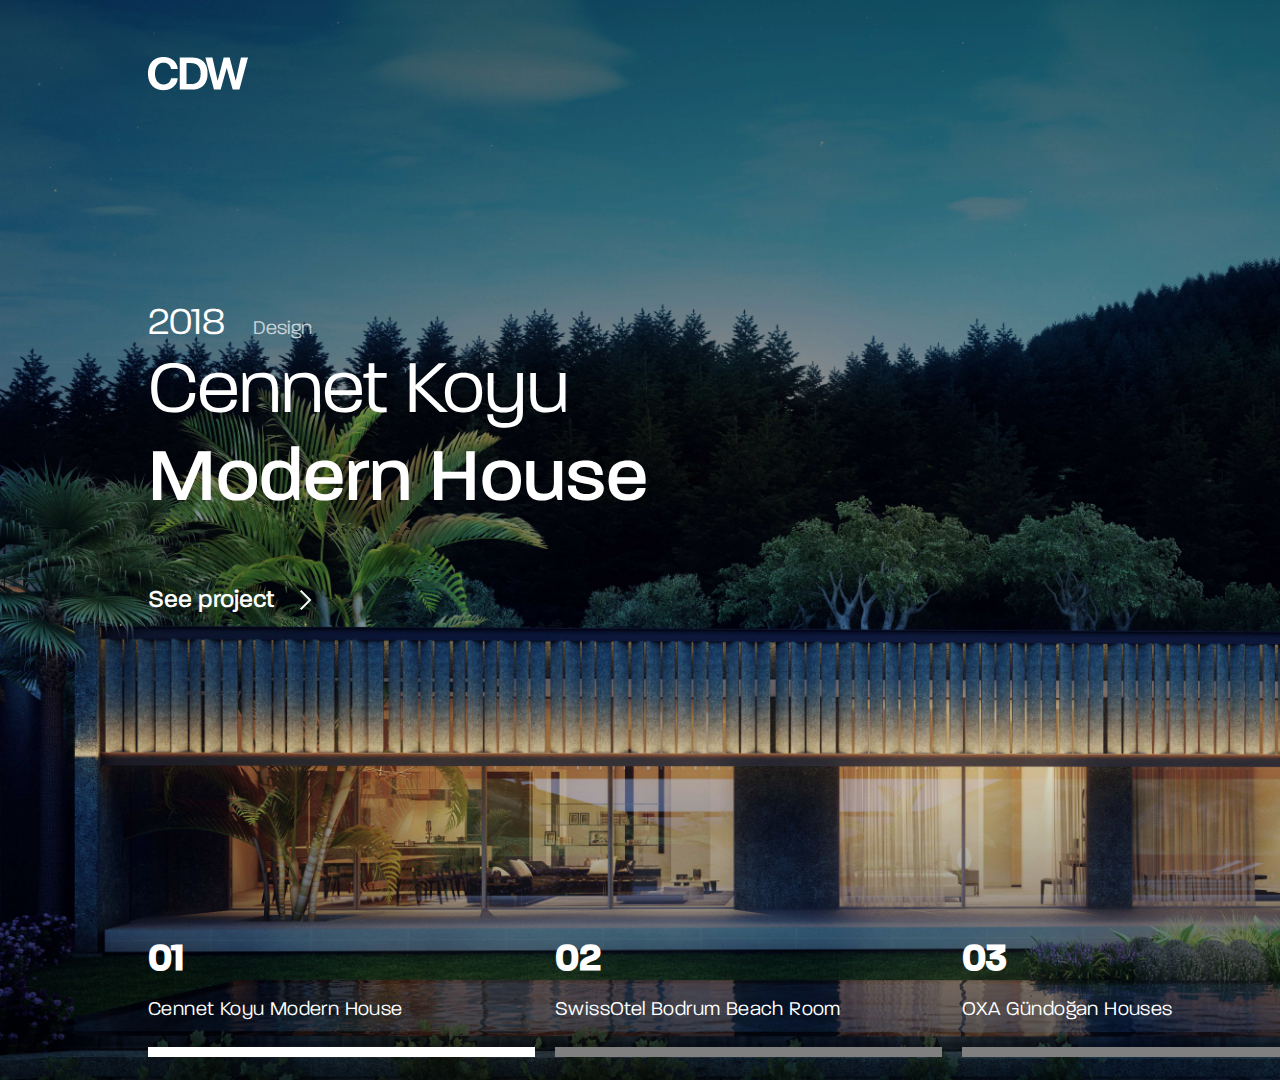
<file: Bigcrunch Task/index.html>
<!DOCTYPE html>
<html lang="en">
  <head>
    <meta charset="UTF-8" />
    <meta http-equiv="X-UA-Compatible" content="IE=edge" />
    <meta name="viewport" content="width=device-width, initial-scale=1.0" />
    <title>Document</title>
    <link rel="stylesheet" href="style.css" />
    <script type="text/javascript" src="script.js"></script>
  </head>
  <body>
    <div class="midline">
      <div class="header">
        <div class="logo"><img src="logo.png" alt="" /></div>
        <div class="hamburger" onclick="menuButtonClicked()">
          <img src="hamburger.png" alt="" />
        </div>
      </div>

      <div class="content">
        <div>
          <div class="years">2018</div>
          <div class="design">Design</div>
        </div>
        <div>
          <div class="title-1">Cennet Koyu</div>
          <div class="title-2">Modern House</div>
        </div>
        <div class="projects">
          See project <img src="arrow-right.png" alt="" />
        </div>
      </div>
      <div class="footer">
        <div class="footer-tabs page-one" onclick="pageOneClicked()">
          <div class="footer-number">01</div>
          <div class="footer-title">Cennet Koyu Modern House</div>
        </div>
        <div class="footer-tabs page-two" onclick="pageTwoClicked()">
          <div class="footer-number">02</div>
          <div class="footer-title">SwissOtel Bodrum Beach Room</div>
        </div>
        <div class="footer-tabs page-three" onclick="pageThreeClicked()">
          <div class="footer-number">03</div>
          <div class="footer-title">OXA Gündoğan Houses</div>
        </div>
        <div class="footer-tabs page-four" onclick="pageFourClicked()">
          <div class="footer-number">04</div>
          <div class="footer-title">Cennet Koyu Stone House</div>
        </div>
      </div>
    </div>
    <div class="right-side-menu">
      <div class="right-side-head">
        <div class="close-button" onclick="closeButtonClicked()">
          <img src="close.png" alt="" />
        </div>
      </div>
      <div class="right-side-content">
        <ul>
          <li>Home</li>
          <li>About Us</li>
          <li>Projects</li>
          <li>Contact</li>
        </ul>
      </div>
      <div class="right-side-footer">
        <div><img src="facebook.png" alt="" srcset="" /></div>
        <div><img src="instagram.png" alt="" srcset="" /></div>
        <div><img src="twitter.png" alt="" srcset="" /></div>
        <div><img src="youtube.png" alt="" srcset="" /></div>
      </div>
    </div>
  </body>
</html>
</file>
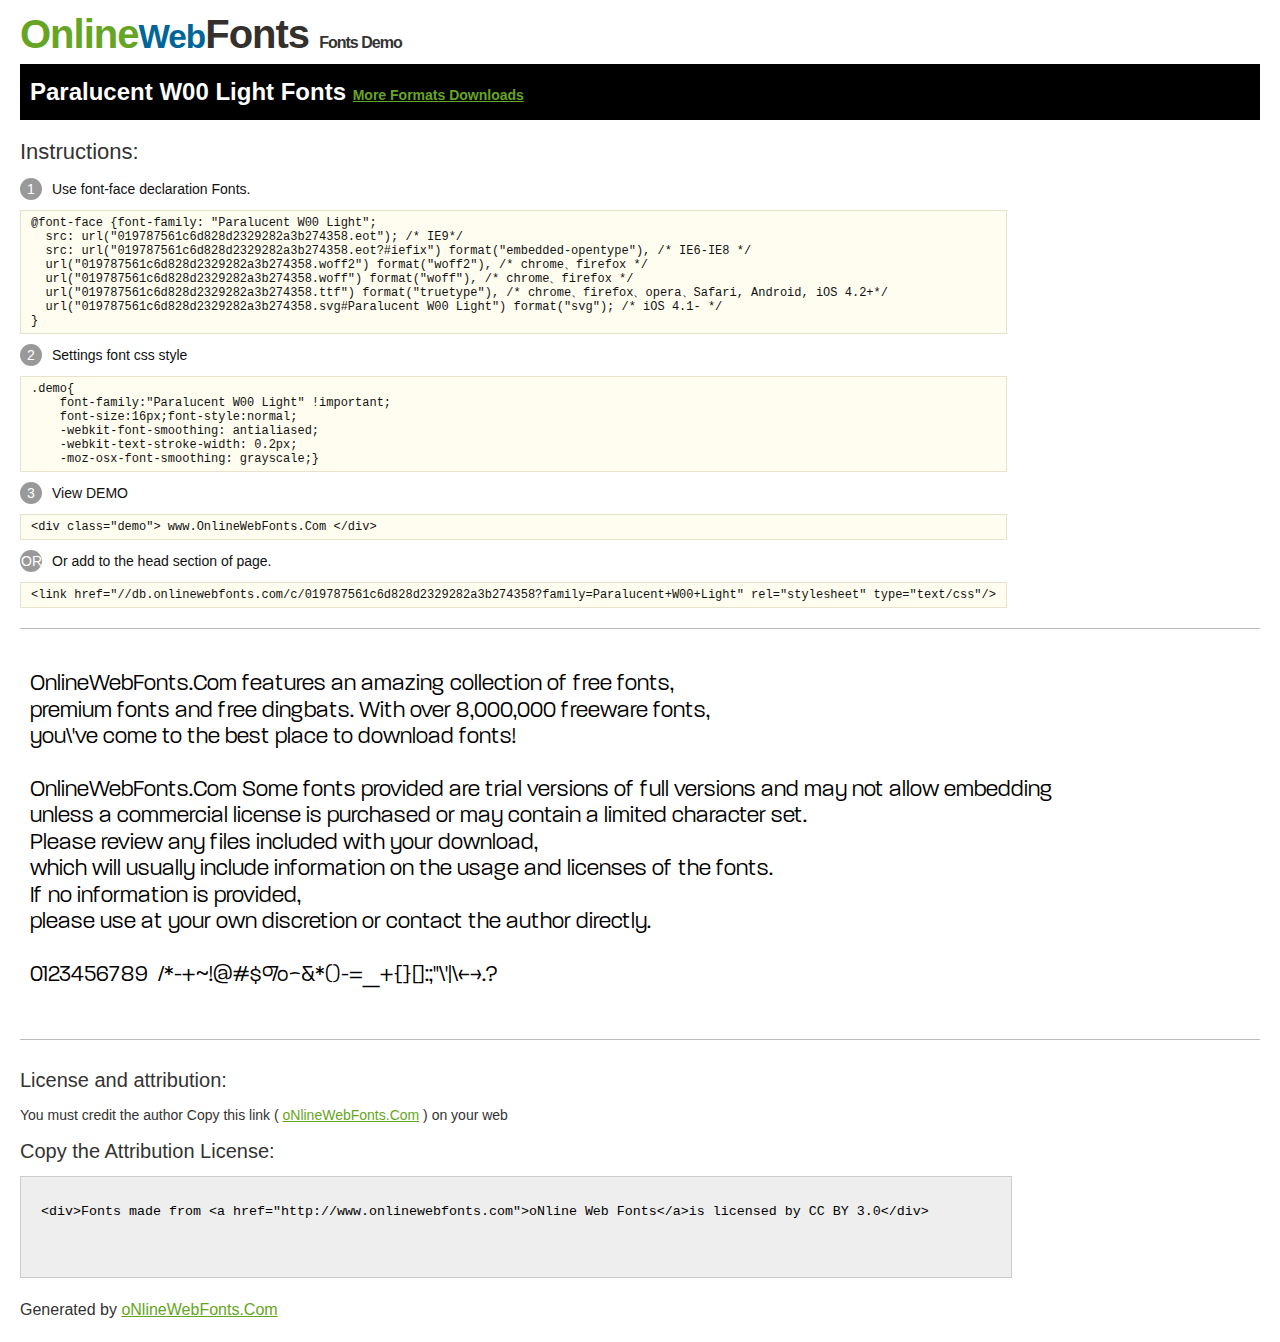
<file: Bigcrunch Task/Paralucent_W00_Light/@font-face/Demo.html>
<!DOCTYPE html>
<html>
<head>
<meta charset="utf-8"/>
<title>Paralucent W00 Light Font - OnlineWebFonts.COM</title>
<style type="text/css">
@font-face {font-family: "Paralucent W00 Light";
  src: url("019787561c6d828d2329282a3b274358.eot"); /* IE9*/
  src: url("019787561c6d828d2329282a3b274358.eot?#iefix") format("embedded-opentype"), /* IE6-IE8 */
  url("019787561c6d828d2329282a3b274358.woff2") format("woff2"), /* chrome、firefox */
  url("019787561c6d828d2329282a3b274358.woff") format("woff"), /* chrome、firefox */
  url("019787561c6d828d2329282a3b274358.ttf") format("truetype"), /* chrome、firefox、opera、Safari, Android, iOS 4.2+*/
  url("019787561c6d828d2329282a3b274358.svg#Paralucent W00 Light") format("svg"); /* iOS 4.1- */
}
*{margin:0;padding:0;list-style:none;}pre{border:solid 1px #e7e1cd;background-color:#fffdef;overflow:auto;font-size:12px;line-height:14px;margin-top:10px;margin-right:0;margin-bottom:10px;margin-left:0;padding-top:5px;padding-right:10px;padding-bottom:5px;padding-left:10px;}.demo pre{color:#000;line-height: 1.2em;font-family:"Paralucent W00 Light"!important;font-size:22px;background-color:#FFF;border-top-width:0px;border-right-width:0px;border-bottom-width:0px;border-left-width:0px;}body{font-family:sans-serif;line-height:1.5;font-size:16px;padding:20px;color:#333;}:hover,:before,:after{-webkit-transition:all 0.1s ease-in;-moz-transition:all 0.1s ease-in;-ms-transition:all 0.1s ease-in;-o-transition:all 0.1s ease-in;transition:all 0.1s ease-in;}*{-moz-box-sizing:border-box;-webkit-box-sizing:border-box;box-sizing:border-box;margin:0;padding:0;}a{color:#66A523;}h1.logo{font-size:40px;letter-spacing:-1px;margin-top:-16px;}h1.logo strong{font-size:16px;font-family:sans-serif;color:#333;}h1.logo a{color:#34302d;text-decoration:none;}h1.logo a span{color:#66A523;}h1.logo a small{color:#006699;}.info{float:left;font-size:14px;margin-top:15px;}.info ul{margin-left:0px;color:#111;margin-bottom:20px;}.info .exs{font-size:12px;color:#666;margin-left:35px;display:block;}.info ul li{margin-top:10px;list-style:none;}.info .numno{color:#fff;border-radius:20px;padding:1px;display:inline-block;width:22px;height:22px;text-align:center;margin-right:10px;background-color:#999999;}.info ul strong{font-weight:normal;color:#000;}.info .inst{font-size:22px;margin-bottom:10px;}.demo{float:left;width:100%;height:auto;border-top-width:1px;border-top-style:solid;border-top-color:#bbb;border-bottom-width:1px;border-bottom-style:solid;border-bottom-color:#bbb;padding-bottom:10px;}.demo .demo_svg{float:left;height:auto;width:100px;margin-right:5px;margin-left:5px;margin-bottom:10px;}.demo .demo_svg i{float:left;height:80px;width:80px;text-align:center;font-size:40px;margin-left:10px;line-height:80px;color:#777;}.demo .demo_svg .code{float:left;height:20px;width:100%;overflow:hidden;text-align:center;line-height:20px;font-size:11px;color:#666;}.demo .demo_svg .txt{float:left;height:20px;width:100%;font-size:11px;text-align:center;white-space:nowrap;overflow:hidden;line-height:20px;}.demo .demo_svg:hover i{font-size:60px;color:#333;}.by{padding-top:15px;float:left;width:100%;margin-top:10px;margin-right:0;margin-bottom:10px;margin-left:0;}.by{margin-bottom:10px;font-size:20px;}.by .attr{font-size:14px;color:#333;padding-top:10px;padding-bottom:10px;}textarea{width:80%;height:auto;border:1px solid #CCC;resize:none;background:#EEE;padding:20px;float:left;margin-top:10px;line-height:30px;}#footer{float:left;width:100%;margin-top:10px;padding-bottom:20px;}h2{background-color:#000;padding-top:10px;padding-bottom:10px;padding-left:10px;color:#FFF;}
</style>
</head>
<body>
<h1 class="logo"> <a href="http://www.onlinewebfonts.com/"> <span>Online</span><small>Web</small>Fonts</a> <strong>Fonts Demo</strong></h1>
<h2>
Paralucent W00 Light Fonts <a style="font-size:14px;" href="http://www.onlinewebfonts.com/download/019787561c6d828d2329282a3b274358" target="_blank">More Formats Downloads</a></h2>
<div class="info">
  <div class="inst">Instructions:</div>
  <ul>
    <li>
      <p> <span class="numno">1</span>Use font-face declaration Fonts.<br />
        <span class="exs">
        <pre>
@font-face {font-family: "Paralucent W00 Light";
  src: url("019787561c6d828d2329282a3b274358.eot"); /* IE9*/
  src: url("019787561c6d828d2329282a3b274358.eot?#iefix") format("embedded-opentype"), /* IE6-IE8 */
  url("019787561c6d828d2329282a3b274358.woff2") format("woff2"), /* chrome、firefox */
  url("019787561c6d828d2329282a3b274358.woff") format("woff"), /* chrome、firefox */
  url("019787561c6d828d2329282a3b274358.ttf") format("truetype"), /* chrome、firefox、opera、Safari, Android, iOS 4.2+*/
  url("019787561c6d828d2329282a3b274358.svg#Paralucent W00 Light") format("svg"); /* iOS 4.1- */
}
</pre>
      </span> 
    </li>
    <li>
      <p> <span class="numno">2</span>Settings font css style <br />
      <span class="exs">
<pre>
.demo{
    font-family:"Paralucent W00 Light" !important;
    font-size:16px;font-style:normal;
    -webkit-font-smoothing: antialiased;
    -webkit-text-stroke-width: 0.2px;
    -moz-osx-font-smoothing: grayscale;}
</pre>
      </span> 
    </li>
    <li>
      <p> <span class="numno">3</span>View DEMO <br />
      <span class="exs"><pre>
&lt;div class="demo"&gt; www.OnlineWebFonts.Com &lt;/div&gt;
</pre></span> 
    </li>
    <li>
      <p> <span class="numno">OR</span>Or add to the head section of page. <br />
      <span class="exs"><pre>
&lt;link href="//db.onlinewebfonts.com/c/019787561c6d828d2329282a3b274358?family=Paralucent+W00+Light" rel="stylesheet" type="text/css"/&gt;
</pre></span> 
    </li>
  </ul>
</div>
<div class="demo">
<pre>

OnlineWebFonts.Com features an amazing collection of free fonts,
premium fonts and free dingbats. With over 8,000,000 freeware fonts, 
you\'ve come to the best place to download fonts! 

OnlineWebFonts.Com Some fonts provided are trial versions of full versions and may not allow embedding 
unless a commercial license is purchased or may contain a limited character set. 
Please review any files included with your download, 
which will usually include information on the usage and licenses of the fonts. 
If no information is provided, 
please use at your own discretion or contact the author directly. 

0123456789  /*-+~!@#$%^&*()-=_+{}[]:;"\'|\<>.?

</pre>
</div>

<div class="by">
<div class="by_title">License and attribution:</div>
<div class="attr">You must credit the author Copy this link ( <a href="http://www.onlinewebfonts.com" target="_blank">oNlineWebFonts.Com</a> ) on your web </div><div class="usetitle">Copy the Attribution License:</div>
<textarea onclick="this.focus();this.select();">&lt;div&gt;Fonts made from &lt;a href="http://www.onlinewebfonts.com"&gt;oNline Web Fonts&lt;/a&gt;is licensed by CC BY 3.0&lt;/div&gt;</textarea>
</div>
<div id="footer">
    <div>Generated by <a href="http://www.onlinewebfonts.com" target="_blank">oNlineWebFonts.Com</a></div>
</div>
</body>
</html>
</file>
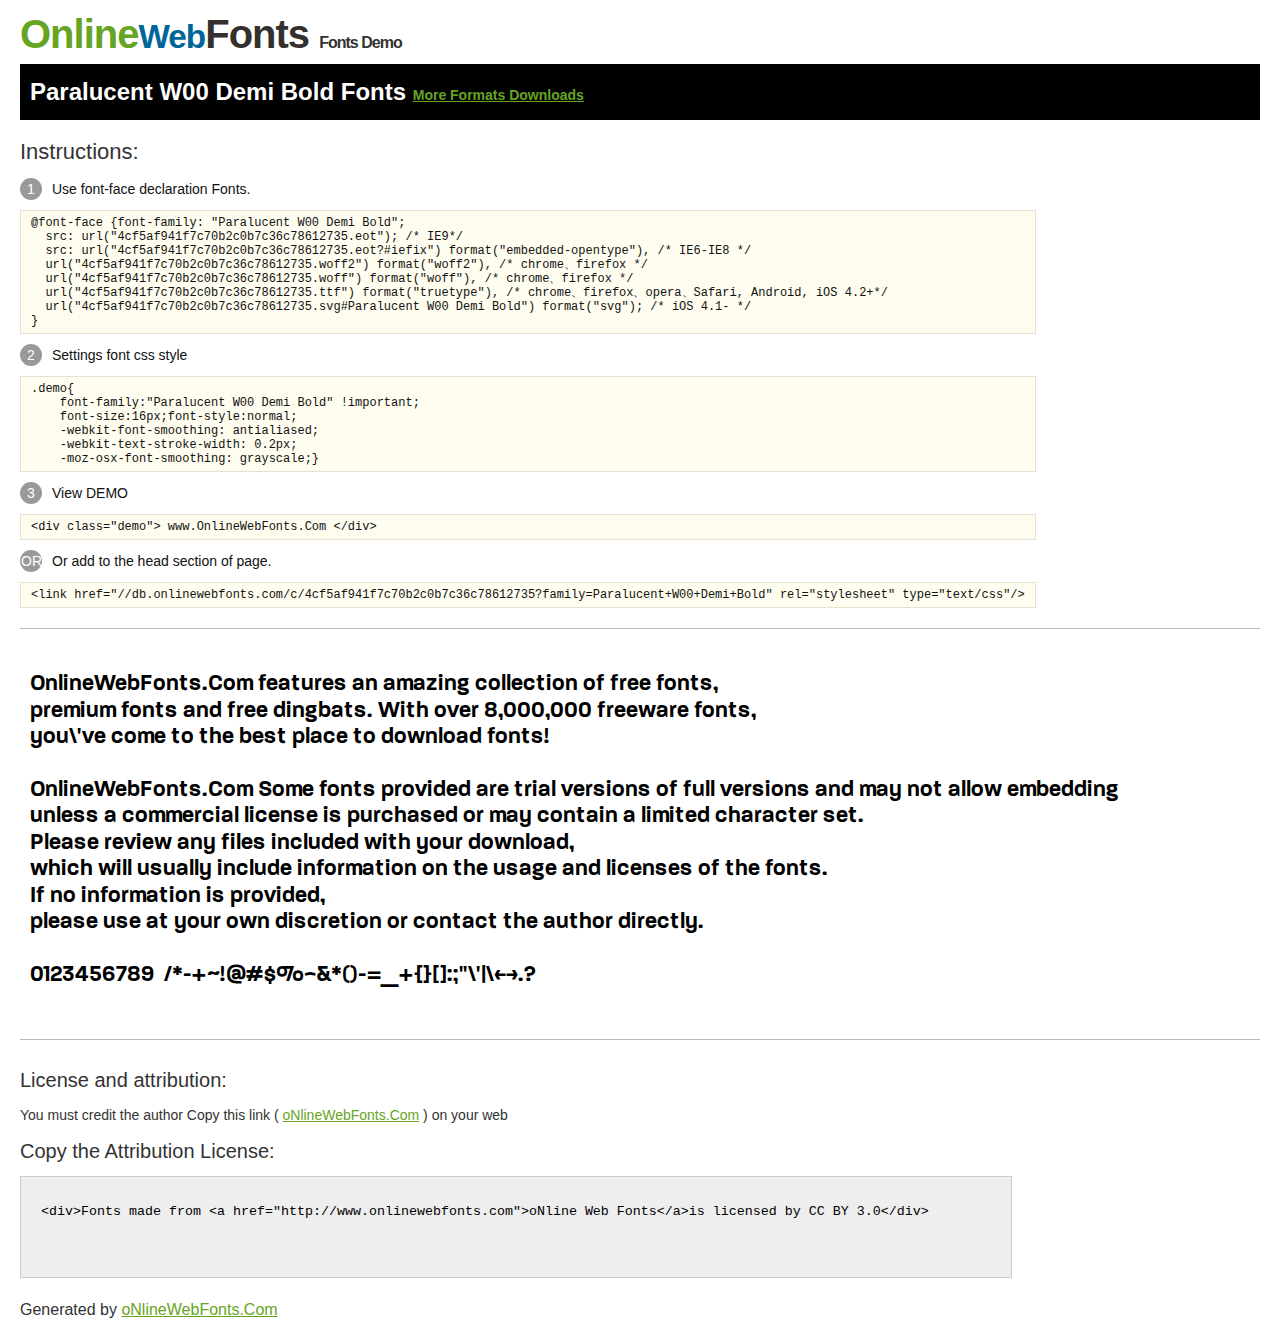
<file: Bigcrunch Task/ParalucentW00DemiBold/@font-face/Demo.html>
<!DOCTYPE html>
<html>
<head>
<meta charset="utf-8"/>
<title>Paralucent W00 Demi Bold Font - OnlineWebFonts.COM</title>
<style type="text/css">
@font-face {font-family: "Paralucent W00 Demi Bold";
  src: url("4cf5af941f7c70b2c0b7c36c78612735.eot"); /* IE9*/
  src: url("4cf5af941f7c70b2c0b7c36c78612735.eot?#iefix") format("embedded-opentype"), /* IE6-IE8 */
  url("4cf5af941f7c70b2c0b7c36c78612735.woff2") format("woff2"), /* chrome、firefox */
  url("4cf5af941f7c70b2c0b7c36c78612735.woff") format("woff"), /* chrome、firefox */
  url("4cf5af941f7c70b2c0b7c36c78612735.ttf") format("truetype"), /* chrome、firefox、opera、Safari, Android, iOS 4.2+*/
  url("4cf5af941f7c70b2c0b7c36c78612735.svg#Paralucent W00 Demi Bold") format("svg"); /* iOS 4.1- */
}
*{margin:0;padding:0;list-style:none;}pre{border:solid 1px #e7e1cd;background-color:#fffdef;overflow:auto;font-size:12px;line-height:14px;margin-top:10px;margin-right:0;margin-bottom:10px;margin-left:0;padding-top:5px;padding-right:10px;padding-bottom:5px;padding-left:10px;}.demo pre{color:#000;line-height: 1.2em;font-family:"Paralucent W00 Demi Bold"!important;font-size:22px;background-color:#FFF;border-top-width:0px;border-right-width:0px;border-bottom-width:0px;border-left-width:0px;}body{font-family:sans-serif;line-height:1.5;font-size:16px;padding:20px;color:#333;}:hover,:before,:after{-webkit-transition:all 0.1s ease-in;-moz-transition:all 0.1s ease-in;-ms-transition:all 0.1s ease-in;-o-transition:all 0.1s ease-in;transition:all 0.1s ease-in;}*{-moz-box-sizing:border-box;-webkit-box-sizing:border-box;box-sizing:border-box;margin:0;padding:0;}a{color:#66A523;}h1.logo{font-size:40px;letter-spacing:-1px;margin-top:-16px;}h1.logo strong{font-size:16px;font-family:sans-serif;color:#333;}h1.logo a{color:#34302d;text-decoration:none;}h1.logo a span{color:#66A523;}h1.logo a small{color:#006699;}.info{float:left;font-size:14px;margin-top:15px;}.info ul{margin-left:0px;color:#111;margin-bottom:20px;}.info .exs{font-size:12px;color:#666;margin-left:35px;display:block;}.info ul li{margin-top:10px;list-style:none;}.info .numno{color:#fff;border-radius:20px;padding:1px;display:inline-block;width:22px;height:22px;text-align:center;margin-right:10px;background-color:#999999;}.info ul strong{font-weight:normal;color:#000;}.info .inst{font-size:22px;margin-bottom:10px;}.demo{float:left;width:100%;height:auto;border-top-width:1px;border-top-style:solid;border-top-color:#bbb;border-bottom-width:1px;border-bottom-style:solid;border-bottom-color:#bbb;padding-bottom:10px;}.demo .demo_svg{float:left;height:auto;width:100px;margin-right:5px;margin-left:5px;margin-bottom:10px;}.demo .demo_svg i{float:left;height:80px;width:80px;text-align:center;font-size:40px;margin-left:10px;line-height:80px;color:#777;}.demo .demo_svg .code{float:left;height:20px;width:100%;overflow:hidden;text-align:center;line-height:20px;font-size:11px;color:#666;}.demo .demo_svg .txt{float:left;height:20px;width:100%;font-size:11px;text-align:center;white-space:nowrap;overflow:hidden;line-height:20px;}.demo .demo_svg:hover i{font-size:60px;color:#333;}.by{padding-top:15px;float:left;width:100%;margin-top:10px;margin-right:0;margin-bottom:10px;margin-left:0;}.by{margin-bottom:10px;font-size:20px;}.by .attr{font-size:14px;color:#333;padding-top:10px;padding-bottom:10px;}textarea{width:80%;height:auto;border:1px solid #CCC;resize:none;background:#EEE;padding:20px;float:left;margin-top:10px;line-height:30px;}#footer{float:left;width:100%;margin-top:10px;padding-bottom:20px;}h2{background-color:#000;padding-top:10px;padding-bottom:10px;padding-left:10px;color:#FFF;}
</style>
</head>
<body>
<h1 class="logo"> <a href="http://www.onlinewebfonts.com/"> <span>Online</span><small>Web</small>Fonts</a> <strong>Fonts Demo</strong></h1>
<h2>
Paralucent W00 Demi Bold Fonts <a style="font-size:14px;" href="http://www.onlinewebfonts.com/download/4cf5af941f7c70b2c0b7c36c78612735" target="_blank">More Formats Downloads</a></h2>
<div class="info">
  <div class="inst">Instructions:</div>
  <ul>
    <li>
      <p> <span class="numno">1</span>Use font-face declaration Fonts.<br />
        <span class="exs">
        <pre>
@font-face {font-family: "Paralucent W00 Demi Bold";
  src: url("4cf5af941f7c70b2c0b7c36c78612735.eot"); /* IE9*/
  src: url("4cf5af941f7c70b2c0b7c36c78612735.eot?#iefix") format("embedded-opentype"), /* IE6-IE8 */
  url("4cf5af941f7c70b2c0b7c36c78612735.woff2") format("woff2"), /* chrome、firefox */
  url("4cf5af941f7c70b2c0b7c36c78612735.woff") format("woff"), /* chrome、firefox */
  url("4cf5af941f7c70b2c0b7c36c78612735.ttf") format("truetype"), /* chrome、firefox、opera、Safari, Android, iOS 4.2+*/
  url("4cf5af941f7c70b2c0b7c36c78612735.svg#Paralucent W00 Demi Bold") format("svg"); /* iOS 4.1- */
}
</pre>
      </span> 
    </li>
    <li>
      <p> <span class="numno">2</span>Settings font css style <br />
      <span class="exs">
<pre>
.demo{
    font-family:"Paralucent W00 Demi Bold" !important;
    font-size:16px;font-style:normal;
    -webkit-font-smoothing: antialiased;
    -webkit-text-stroke-width: 0.2px;
    -moz-osx-font-smoothing: grayscale;}
</pre>
      </span> 
    </li>
    <li>
      <p> <span class="numno">3</span>View DEMO <br />
      <span class="exs"><pre>
&lt;div class="demo"&gt; www.OnlineWebFonts.Com &lt;/div&gt;
</pre></span> 
    </li>
    <li>
      <p> <span class="numno">OR</span>Or add to the head section of page. <br />
      <span class="exs"><pre>
&lt;link href="//db.onlinewebfonts.com/c/4cf5af941f7c70b2c0b7c36c78612735?family=Paralucent+W00+Demi+Bold" rel="stylesheet" type="text/css"/&gt;
</pre></span> 
    </li>
  </ul>
</div>
<div class="demo">
<pre>

OnlineWebFonts.Com features an amazing collection of free fonts,
premium fonts and free dingbats. With over 8,000,000 freeware fonts, 
you\'ve come to the best place to download fonts! 

OnlineWebFonts.Com Some fonts provided are trial versions of full versions and may not allow embedding 
unless a commercial license is purchased or may contain a limited character set. 
Please review any files included with your download, 
which will usually include information on the usage and licenses of the fonts. 
If no information is provided, 
please use at your own discretion or contact the author directly. 

0123456789  /*-+~!@#$%^&*()-=_+{}[]:;"\'|\<>.?

</pre>
</div>

<div class="by">
<div class="by_title">License and attribution:</div>
<div class="attr">You must credit the author Copy this link ( <a href="http://www.onlinewebfonts.com" target="_blank">oNlineWebFonts.Com</a> ) on your web </div><div class="usetitle">Copy the Attribution License:</div>
<textarea onclick="this.focus();this.select();">&lt;div&gt;Fonts made from &lt;a href="http://www.onlinewebfonts.com"&gt;oNline Web Fonts&lt;/a&gt;is licensed by CC BY 3.0&lt;/div&gt;</textarea>
</div>
<div id="footer">
    <div>Generated by <a href="http://www.onlinewebfonts.com" target="_blank">oNlineWebFonts.Com</a></div>
</div>
</body>
</html>
</file>
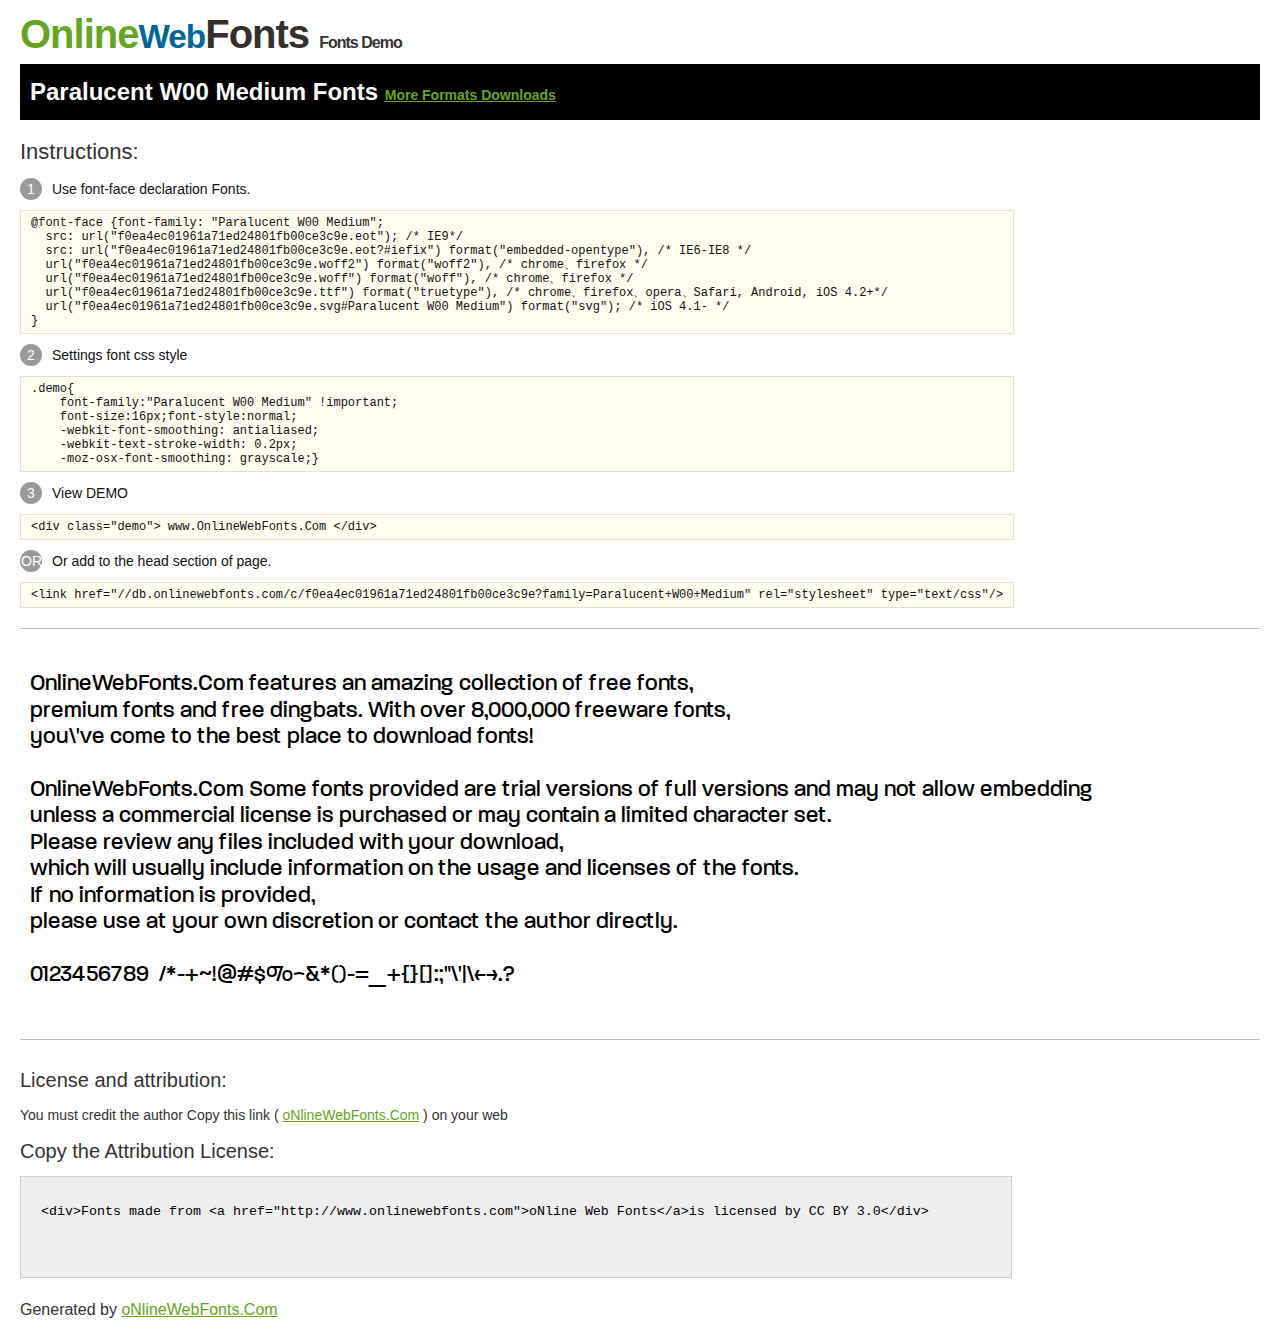
<file: Bigcrunch Task/ParalucentW00Medium/@font-face/Demo.html>
<!DOCTYPE html>
<html>
<head>
<meta charset="utf-8"/>
<title>Paralucent W00 Medium Font - OnlineWebFonts.COM</title>
<style type="text/css">
@font-face {font-family: "Paralucent W00 Medium";
  src: url("f0ea4ec01961a71ed24801fb00ce3c9e.eot"); /* IE9*/
  src: url("f0ea4ec01961a71ed24801fb00ce3c9e.eot?#iefix") format("embedded-opentype"), /* IE6-IE8 */
  url("f0ea4ec01961a71ed24801fb00ce3c9e.woff2") format("woff2"), /* chrome、firefox */
  url("f0ea4ec01961a71ed24801fb00ce3c9e.woff") format("woff"), /* chrome、firefox */
  url("f0ea4ec01961a71ed24801fb00ce3c9e.ttf") format("truetype"), /* chrome、firefox、opera、Safari, Android, iOS 4.2+*/
  url("f0ea4ec01961a71ed24801fb00ce3c9e.svg#Paralucent W00 Medium") format("svg"); /* iOS 4.1- */
}
*{margin:0;padding:0;list-style:none;}pre{border:solid 1px #e7e1cd;background-color:#fffdef;overflow:auto;font-size:12px;line-height:14px;margin-top:10px;margin-right:0;margin-bottom:10px;margin-left:0;padding-top:5px;padding-right:10px;padding-bottom:5px;padding-left:10px;}.demo pre{color:#000;line-height: 1.2em;font-family:"Paralucent W00 Medium"!important;font-size:22px;background-color:#FFF;border-top-width:0px;border-right-width:0px;border-bottom-width:0px;border-left-width:0px;}body{font-family:sans-serif;line-height:1.5;font-size:16px;padding:20px;color:#333;}:hover,:before,:after{-webkit-transition:all 0.1s ease-in;-moz-transition:all 0.1s ease-in;-ms-transition:all 0.1s ease-in;-o-transition:all 0.1s ease-in;transition:all 0.1s ease-in;}*{-moz-box-sizing:border-box;-webkit-box-sizing:border-box;box-sizing:border-box;margin:0;padding:0;}a{color:#66A523;}h1.logo{font-size:40px;letter-spacing:-1px;margin-top:-16px;}h1.logo strong{font-size:16px;font-family:sans-serif;color:#333;}h1.logo a{color:#34302d;text-decoration:none;}h1.logo a span{color:#66A523;}h1.logo a small{color:#006699;}.info{float:left;font-size:14px;margin-top:15px;}.info ul{margin-left:0px;color:#111;margin-bottom:20px;}.info .exs{font-size:12px;color:#666;margin-left:35px;display:block;}.info ul li{margin-top:10px;list-style:none;}.info .numno{color:#fff;border-radius:20px;padding:1px;display:inline-block;width:22px;height:22px;text-align:center;margin-right:10px;background-color:#999999;}.info ul strong{font-weight:normal;color:#000;}.info .inst{font-size:22px;margin-bottom:10px;}.demo{float:left;width:100%;height:auto;border-top-width:1px;border-top-style:solid;border-top-color:#bbb;border-bottom-width:1px;border-bottom-style:solid;border-bottom-color:#bbb;padding-bottom:10px;}.demo .demo_svg{float:left;height:auto;width:100px;margin-right:5px;margin-left:5px;margin-bottom:10px;}.demo .demo_svg i{float:left;height:80px;width:80px;text-align:center;font-size:40px;margin-left:10px;line-height:80px;color:#777;}.demo .demo_svg .code{float:left;height:20px;width:100%;overflow:hidden;text-align:center;line-height:20px;font-size:11px;color:#666;}.demo .demo_svg .txt{float:left;height:20px;width:100%;font-size:11px;text-align:center;white-space:nowrap;overflow:hidden;line-height:20px;}.demo .demo_svg:hover i{font-size:60px;color:#333;}.by{padding-top:15px;float:left;width:100%;margin-top:10px;margin-right:0;margin-bottom:10px;margin-left:0;}.by{margin-bottom:10px;font-size:20px;}.by .attr{font-size:14px;color:#333;padding-top:10px;padding-bottom:10px;}textarea{width:80%;height:auto;border:1px solid #CCC;resize:none;background:#EEE;padding:20px;float:left;margin-top:10px;line-height:30px;}#footer{float:left;width:100%;margin-top:10px;padding-bottom:20px;}h2{background-color:#000;padding-top:10px;padding-bottom:10px;padding-left:10px;color:#FFF;}
</style>
</head>
<body>
<h1 class="logo"> <a href="http://www.onlinewebfonts.com/"> <span>Online</span><small>Web</small>Fonts</a> <strong>Fonts Demo</strong></h1>
<h2>
Paralucent W00 Medium Fonts <a style="font-size:14px;" href="http://www.onlinewebfonts.com/download/f0ea4ec01961a71ed24801fb00ce3c9e" target="_blank">More Formats Downloads</a></h2>
<div class="info">
  <div class="inst">Instructions:</div>
  <ul>
    <li>
      <p> <span class="numno">1</span>Use font-face declaration Fonts.<br />
        <span class="exs">
        <pre>
@font-face {font-family: "Paralucent W00 Medium";
  src: url("f0ea4ec01961a71ed24801fb00ce3c9e.eot"); /* IE9*/
  src: url("f0ea4ec01961a71ed24801fb00ce3c9e.eot?#iefix") format("embedded-opentype"), /* IE6-IE8 */
  url("f0ea4ec01961a71ed24801fb00ce3c9e.woff2") format("woff2"), /* chrome、firefox */
  url("f0ea4ec01961a71ed24801fb00ce3c9e.woff") format("woff"), /* chrome、firefox */
  url("f0ea4ec01961a71ed24801fb00ce3c9e.ttf") format("truetype"), /* chrome、firefox、opera、Safari, Android, iOS 4.2+*/
  url("f0ea4ec01961a71ed24801fb00ce3c9e.svg#Paralucent W00 Medium") format("svg"); /* iOS 4.1- */
}
</pre>
      </span> 
    </li>
    <li>
      <p> <span class="numno">2</span>Settings font css style <br />
      <span class="exs">
<pre>
.demo{
    font-family:"Paralucent W00 Medium" !important;
    font-size:16px;font-style:normal;
    -webkit-font-smoothing: antialiased;
    -webkit-text-stroke-width: 0.2px;
    -moz-osx-font-smoothing: grayscale;}
</pre>
      </span> 
    </li>
    <li>
      <p> <span class="numno">3</span>View DEMO <br />
      <span class="exs"><pre>
&lt;div class="demo"&gt; www.OnlineWebFonts.Com &lt;/div&gt;
</pre></span> 
    </li>
    <li>
      <p> <span class="numno">OR</span>Or add to the head section of page. <br />
      <span class="exs"><pre>
&lt;link href="//db.onlinewebfonts.com/c/f0ea4ec01961a71ed24801fb00ce3c9e?family=Paralucent+W00+Medium" rel="stylesheet" type="text/css"/&gt;
</pre></span> 
    </li>
  </ul>
</div>
<div class="demo">
<pre>

OnlineWebFonts.Com features an amazing collection of free fonts,
premium fonts and free dingbats. With over 8,000,000 freeware fonts, 
you\'ve come to the best place to download fonts! 

OnlineWebFonts.Com Some fonts provided are trial versions of full versions and may not allow embedding 
unless a commercial license is purchased or may contain a limited character set. 
Please review any files included with your download, 
which will usually include information on the usage and licenses of the fonts. 
If no information is provided, 
please use at your own discretion or contact the author directly. 

0123456789  /*-+~!@#$%^&*()-=_+{}[]:;"\'|\<>.?

</pre>
</div>

<div class="by">
<div class="by_title">License and attribution:</div>
<div class="attr">You must credit the author Copy this link ( <a href="http://www.onlinewebfonts.com" target="_blank">oNlineWebFonts.Com</a> ) on your web </div><div class="usetitle">Copy the Attribution License:</div>
<textarea onclick="this.focus();this.select();">&lt;div&gt;Fonts made from &lt;a href="http://www.onlinewebfonts.com"&gt;oNline Web Fonts&lt;/a&gt;is licensed by CC BY 3.0&lt;/div&gt;</textarea>
</div>
<div id="footer">
    <div>Generated by <a href="http://www.onlinewebfonts.com" target="_blank">oNlineWebFonts.Com</a></div>
</div>
</body>
</html>
</file>
<file: Bigcrunch Task/style.css>
html {
  position: relative;
  width: 1920px;
  height: 1080px;
}
body {
  background-image: url(cennet-koyu.png);
  transition: background-image 1s;
  -webkit-background-size: cover;
  -moz-background-size: cover;
  -o-background-size: cover;
  background-size: cover;
  background-size: 1920px 1080px;
}
body::-webkit-scrollbar {
  display: none; /* for Chrome, Safari, and Opera */
}
@font-face {
  font-family: 'Paralucent-Light';
  src: url('Paralucent_W00_Light/ParalucentW00Light.otf');
}
@font-face {
  font-family: 'Paralucent-Medium';
  src: url('ParalucentW00Medium/Paralucent-W00-Medium.otf');
}
@font-face {
  font-family: 'Paralucent-Demi-Bold';
  src: url('ParalucentW00DemiBold/ParalucentW00DemiBold.otf');
}
.midline {
  margin: 56.91px 140px 45px 140px;
}

.logo {
  display: inline-block;
}
.hamburger {
  display: inline-block;
  float: right;
  cursor: pointer;
}
.content {
  margin-top: 204px;
  color: white;
}
.years {
  font-size: 39px;
  text-align: left;
  color: white;
  display: inline-block;
  margin-right: 24px;
  font-family: Paralucent-Light;
}
.design {
  font-size: 20px;
  opacity: 0.7;
  display: inline-block;
  font-family: Paralucent-Light;
}

.title-1 {
  font-size: 76px;
  font-weight: 300px;
  font-family: Paralucent-Light;
}
.title-2 {
  font-size: 76px;
  font-weight: medium;
  font-family: Paralucent-Medium;
}
.projects {
  font-size: 25px;
  margin-top: 64px;
  cursor: pointer;
  font-family: Paralucent-Medium;
}
.projects img {
  display: inline-block;
  margin-left: 20px;
  vertical-align: middle;
}
.footer {
  margin-top: 320px;
  color: white;
}
.footer-tabs {
  display: inline-block;
  width: 387px;
  height: 113px;
  border-bottom: 10px solid;
  margin-right: 16px;
  cursor: pointer;
}
.page-one {
  border-color: white;
}
.page-two {
  border-color: #808080;
}
.page-three {
  border-color: #808080;
}
.page-four {
  border-color: #808080;
}
.footer-tabs:last-child {
  margin-left: 0px;
}
.footer-number {
  font-size: 39px;
  font-family: Paralucent-Demi-Bold;

  font-weight: bold;
  width: 37px;
  height: 47px;
}
.footer-title {
  font-size: 20px;
  font-weight: 300;
  letter-spacing: 0.4px;
  text-align: left;
  font-weight: 300;
  padding-top: 16px;
  font-family: Paralucent-Light;
}

.right-side-menu {
  position: absolute;
  display: none;
  right: 0px;
  top: 0px;
  background: url(border-logo.png) black;
  background-repeat: no-repeat;
  color: white;
  clip-path: polygon(22% 0%, 100% 0%, 100% 100%, 0% 100%);
  width: 1020px;
  height: 1080px;
}
.right-side-content {
  position: absolute;
  right: 409px;
  top: 251px;
  font-family: Paralucent-Light;
  z-index: 1;
}
ul {
  list-style: none;
}
li {
  line-height: 90px;
  font-size: 61px;
}
.right-side-footer {
  position: absolute;
  bottom: 120px;
  right: 280px;
}
.right-side-footer div {
  display: inline-block;
  margin-right: 65px;
}
.close-button {
  position: absolute;
  top: 58px;
  right: 150px;
  cursor: pointer;
}
</file>
